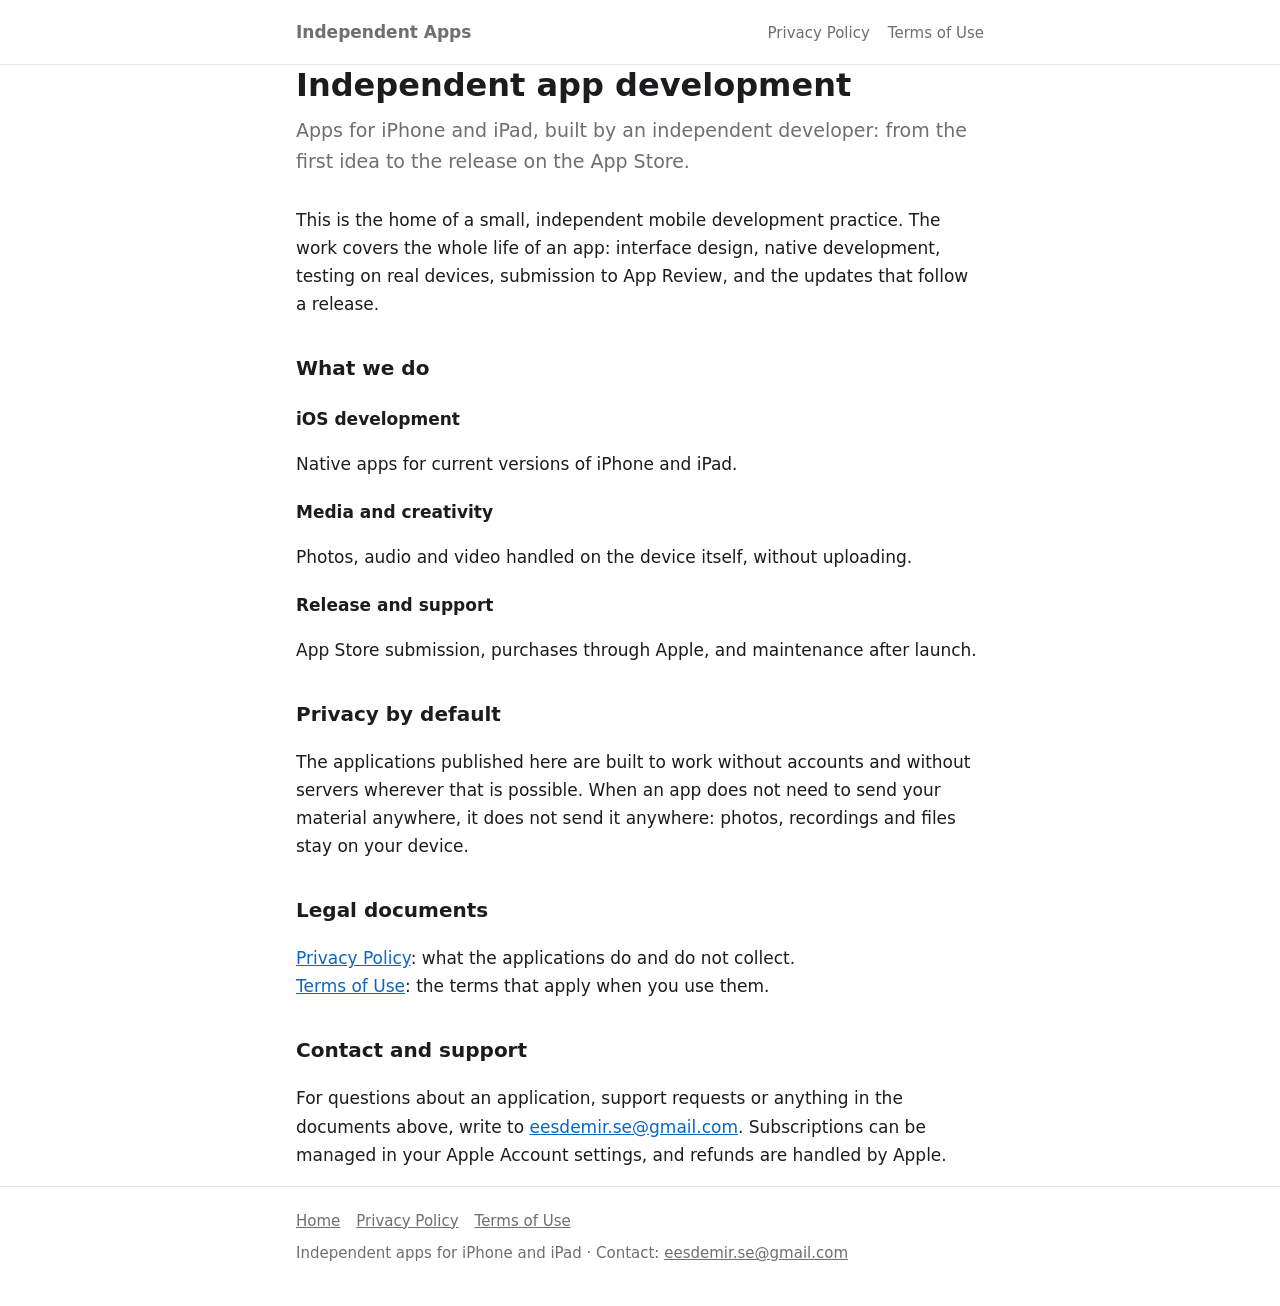
<file: index.html>
<!doctype html>
<html lang="en">
<head>
<meta charset="utf-8">
<meta name="viewport" content="width=device-width, initial-scale=1">
<title>Independent App Development</title>
<meta name="description" content="Independent development of apps for iPhone and iPad: design, development and release on the App Store.">
<link rel="stylesheet" href="/style.css">
</head>
<body>

<header class="site">
  <div class="wrap">
    <a class="home" href="/">Independent Apps</a>
    <nav>
      <a href="/privacy/">Privacy Policy</a>
      <a href="/terms/">Terms of Use</a>
    </nav>
  </div>
</header>

<main class="wrap">
  <h1>Independent app development</h1>
  <p class="lede">Apps for iPhone and iPad, built by an independent developer: from the first idea to the release on the App Store.</p>

  <p>This is the home of a small, independent mobile development practice. The work covers the whole life of an app: interface design, native development, testing on real devices, submission to App Review, and the updates that follow a release.</p>

  <h2>What we do</h2>
  <h3>iOS development</h3>
  <p>Native apps for current versions of iPhone and iPad.</p>
  <h3>Media and creativity</h3>
  <p>Photos, audio and video handled on the device itself, without uploading.</p>
  <h3>Release and support</h3>
  <p>App Store submission, purchases through Apple, and maintenance after launch.</p>

  <h2>Privacy by default</h2>
  <p>The applications published here are built to work without accounts and without servers wherever that is possible. When an app does not need to send your material anywhere, it does not send it anywhere: photos, recordings and files stay on your device.</p>

  <h2>Legal documents</h2>
  <p><a href="/privacy/">Privacy Policy</a>: what the applications do and do not collect.<br>
  <a href="/terms/">Terms of Use</a>: the terms that apply when you use them.</p>

  <h2>Contact and support</h2>
  <p>For questions about an application, support requests or anything in the documents above, write to <a href="mailto:eesdemir.se@gmail.com">eesdemir.se@gmail.com</a>. Subscriptions can be managed in your Apple Account settings, and refunds are handled by Apple.</p>
</main>

<footer class="site">
  <div class="wrap">
    <nav>
      <a href="/">Home</a>
      <a href="/privacy/">Privacy Policy</a>
      <a href="/terms/">Terms of Use</a>
    </nav>
    <div>Independent apps for iPhone and iPad &middot; Contact: <a href="mailto:eesdemir.se@gmail.com">eesdemir.se@gmail.com</a></div>
  </div>
</footer>

</body>
</html>
</file>
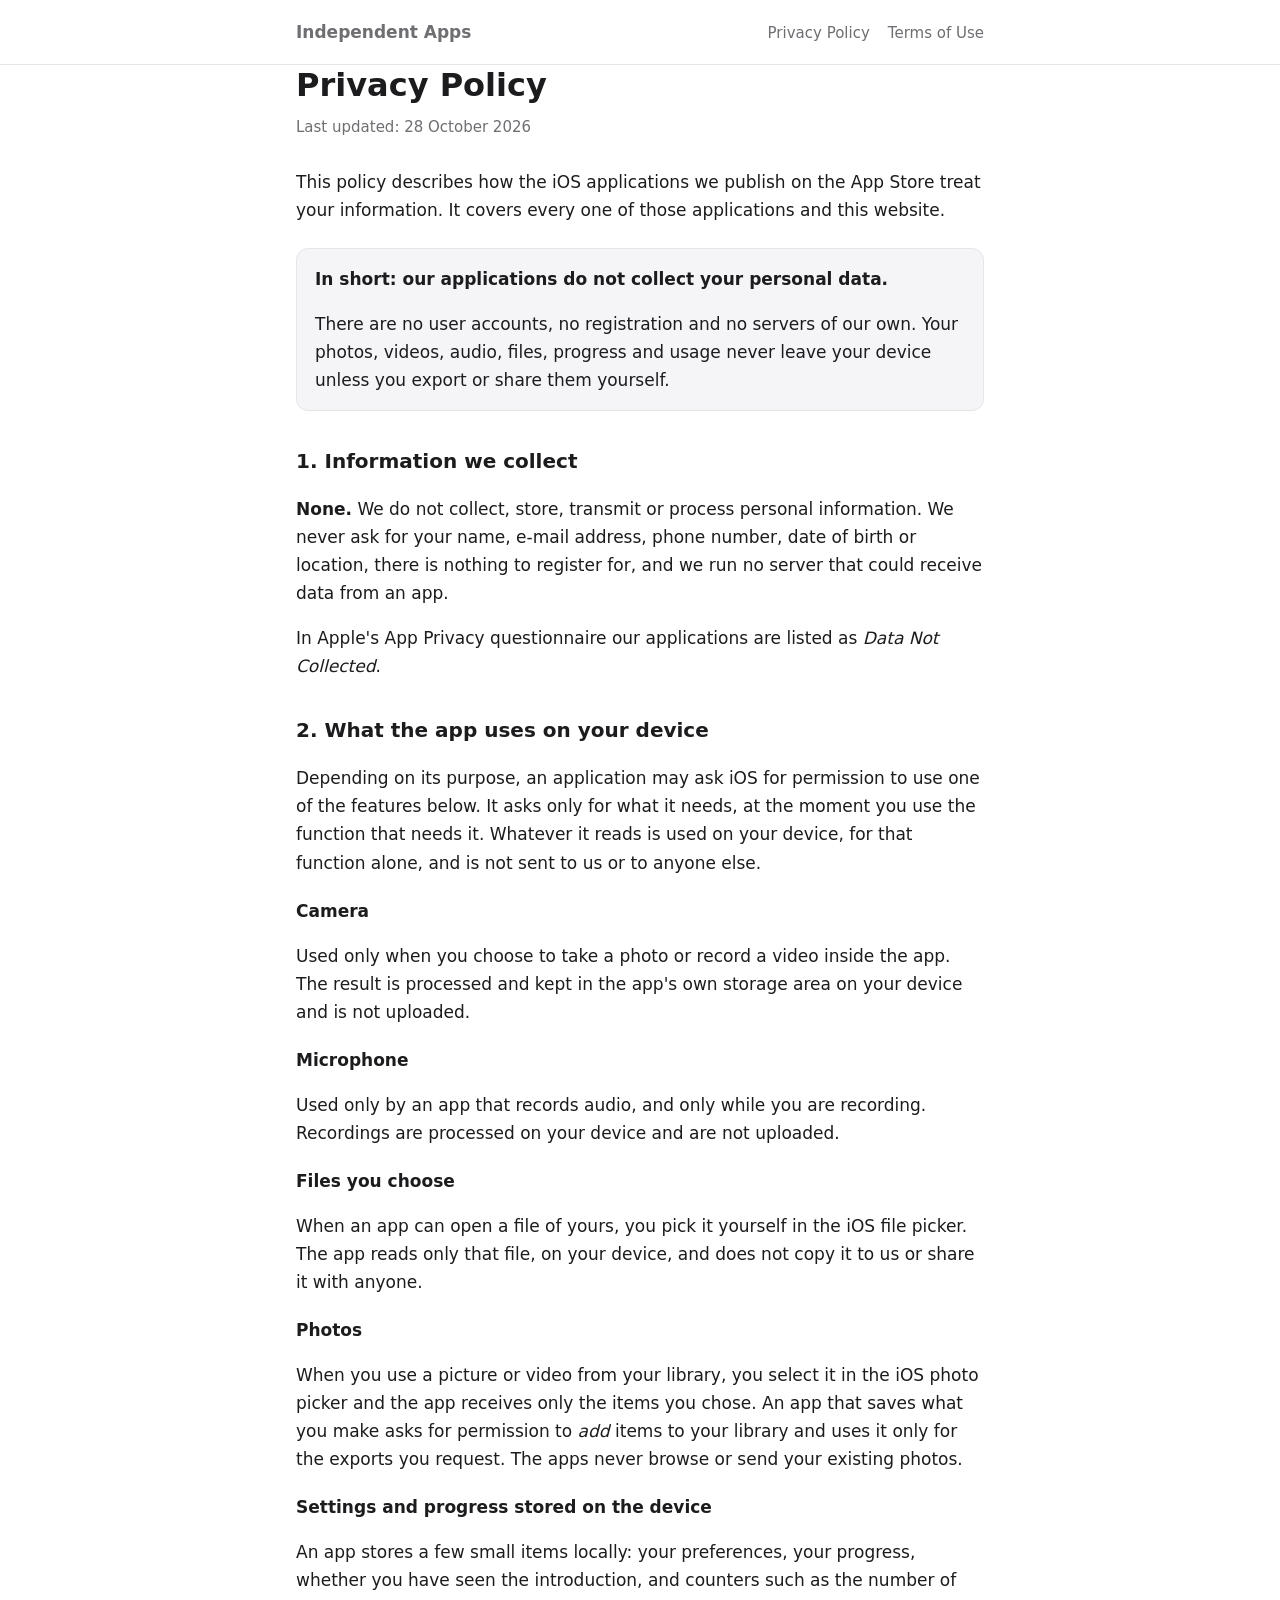
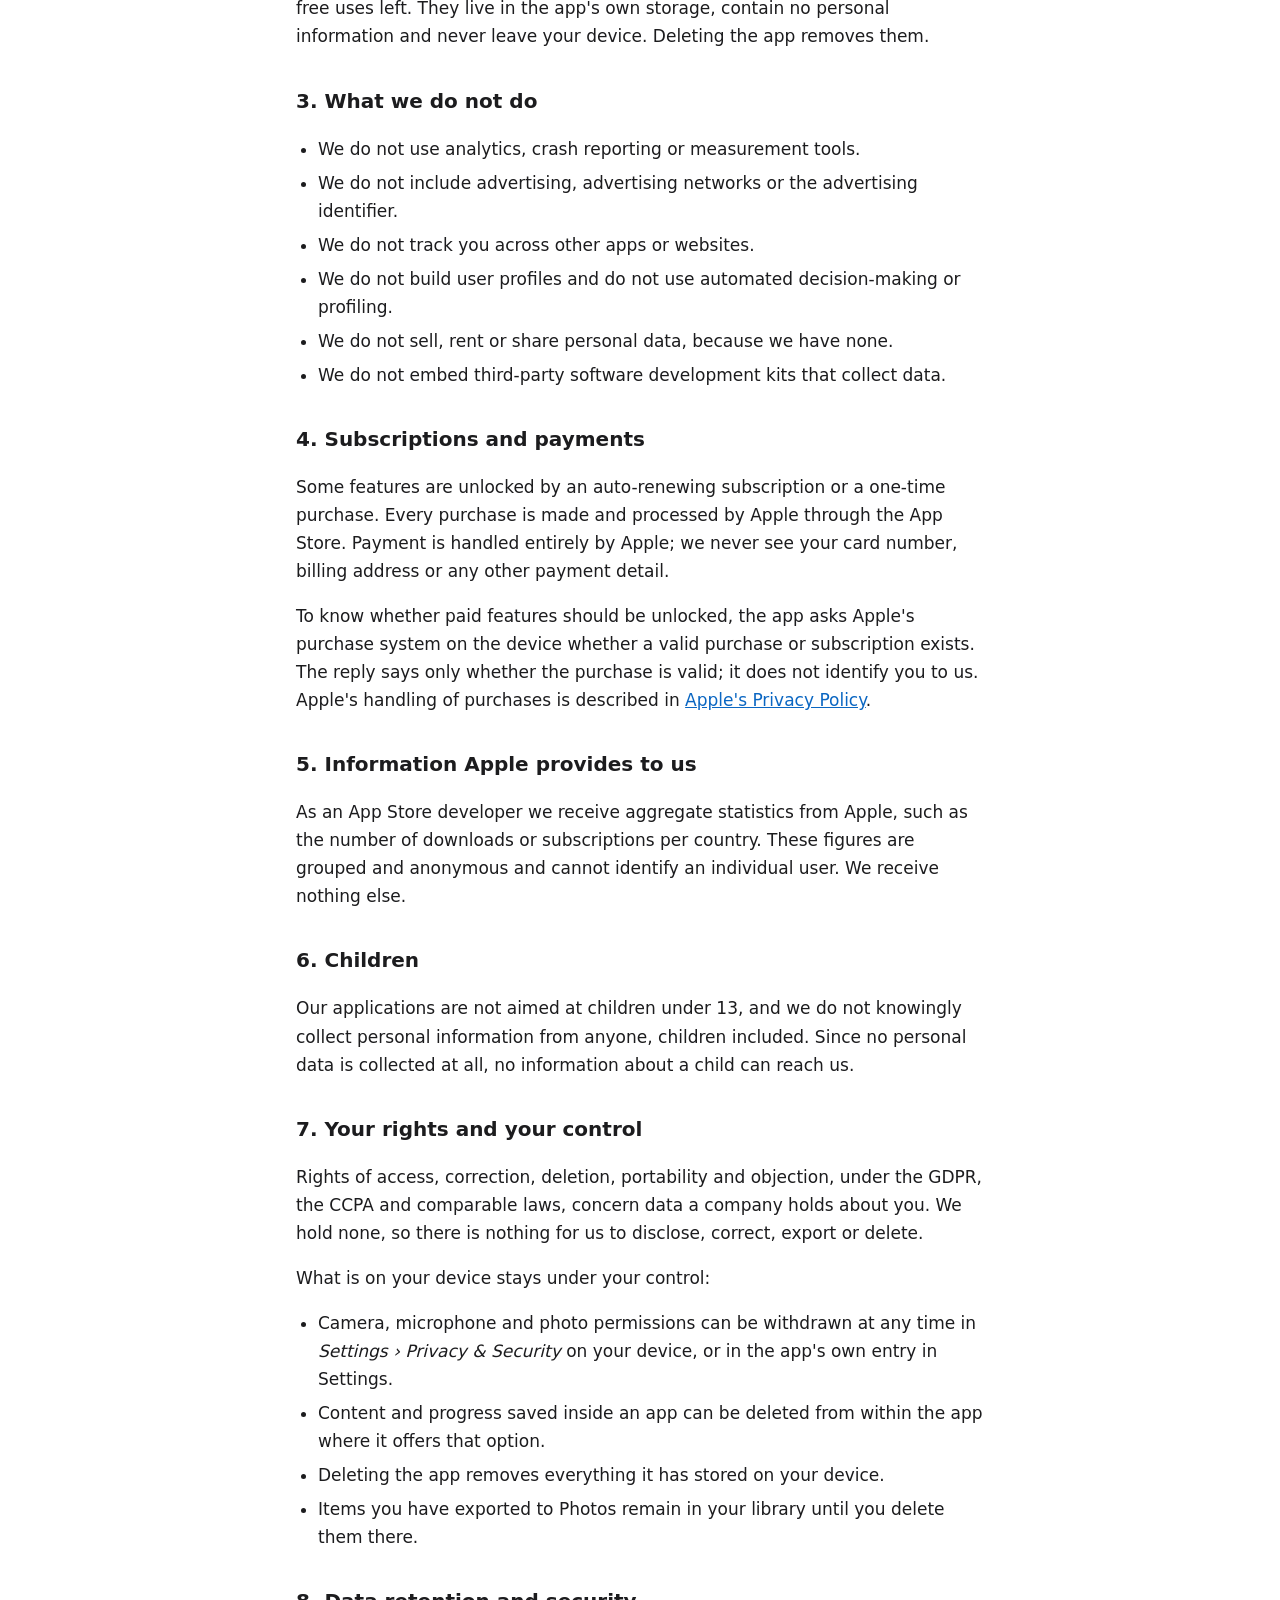
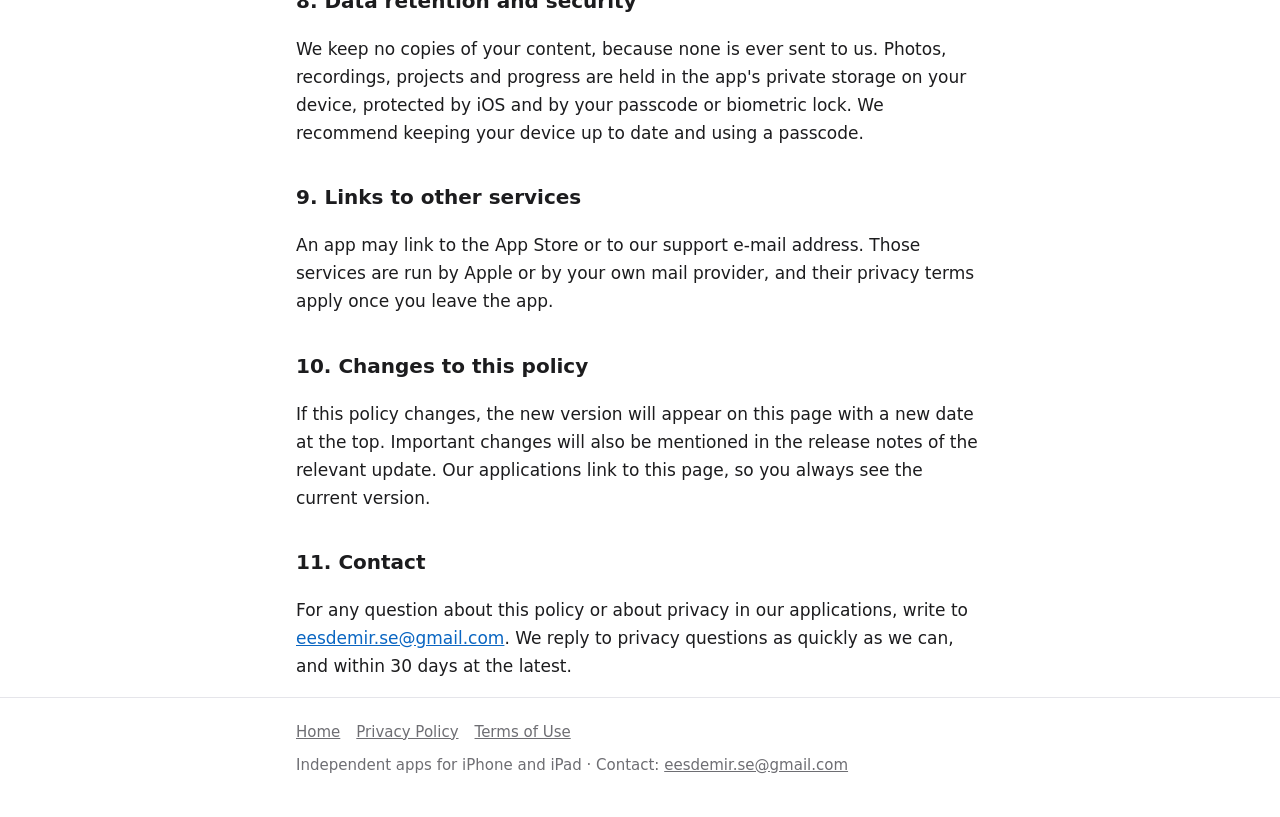
<file: privacy/index.html>
<!doctype html>
<html lang="en">
<head>
<meta charset="utf-8">
<meta name="viewport" content="width=device-width, initial-scale=1">
<title>Privacy Policy</title>
<meta name="description" content="Privacy policy for our iOS applications: no accounts, no servers, no analytics. Your photos, recordings, files and progress stay on your device.">
<link rel="stylesheet" href="/style.css">
</head>
<body>

<header class="site">
  <div class="wrap">
    <a class="home" href="/">Independent Apps</a>
    <nav>
      <a href="/privacy/">Privacy Policy</a>
      <a href="/terms/">Terms of Use</a>
    </nav>
  </div>
</header>

<main class="wrap">
  <h1>Privacy Policy</h1>
  <p class="updated">Last updated: 28 October 2026</p>

  <p>This policy describes how the iOS applications we publish on the App Store treat your information. It covers every one of those applications and this website.</p>

  <div class="card">
    <p><strong>In short: our applications do not collect your personal data.</strong></p>
    <p>There are no user accounts, no registration and no servers of our own. Your photos, videos, audio, files, progress and usage never leave your device unless you export or share them yourself.</p>
  </div>

  <h2>1. Information we collect</h2>
  <p><strong>None.</strong> We do not collect, store, transmit or process personal information. We never ask for your name, e-mail address, phone number, date of birth or location, there is nothing to register for, and we run no server that could receive data from an app.</p>
  <p>In Apple's App Privacy questionnaire our applications are listed as <em>Data Not Collected</em>.</p>

  <h2>2. What the app uses on your device</h2>
  <p>Depending on its purpose, an application may ask iOS for permission to use one of the features below. It asks only for what it needs, at the moment you use the function that needs it. Whatever it reads is used on your device, for that function alone, and is not sent to us or to anyone else.</p>

  <h3>Camera</h3>
  <p>Used only when you choose to take a photo or record a video inside the app. The result is processed and kept in the app's own storage area on your device and is not uploaded.</p>

  <h3>Microphone</h3>
  <p>Used only by an app that records audio, and only while you are recording. Recordings are processed on your device and are not uploaded.</p>

  <h3>Files you choose</h3>
  <p>When an app can open a file of yours, you pick it yourself in the iOS file picker. The app reads only that file, on your device, and does not copy it to us or share it with anyone.</p>

  <h3>Photos</h3>
  <p>When you use a picture or video from your library, you select it in the iOS photo picker and the app receives only the items you chose. An app that saves what you make asks for permission to <em>add</em> items to your library and uses it only for the exports you request. The apps never browse or send your existing photos.</p>

  <h3>Settings and progress stored on the device</h3>
  <p>An app stores a few small items locally: your preferences, your progress, whether you have seen the introduction, and counters such as the number of free uses left. They live in the app's own storage, contain no personal information and never leave your device. Deleting the app removes them.</p>

  <h2>3. What we do not do</h2>
  <ul>
    <li>We do not use analytics, crash reporting or measurement tools.</li>
    <li>We do not include advertising, advertising networks or the advertising identifier.</li>
    <li>We do not track you across other apps or websites.</li>
    <li>We do not build user profiles and do not use automated decision-making or profiling.</li>
    <li>We do not sell, rent or share personal data, because we have none.</li>
    <li>We do not embed third-party software development kits that collect data.</li>
  </ul>

  <h2>4. Subscriptions and payments</h2>
  <p>Some features are unlocked by an auto-renewing subscription or a one-time purchase. Every purchase is made and processed by Apple through the App Store. Payment is handled entirely by Apple; we never see your card number, billing address or any other payment detail.</p>
  <p>To know whether paid features should be unlocked, the app asks Apple's purchase system on the device whether a valid purchase or subscription exists. The reply says only whether the purchase is valid; it does not identify you to us. Apple's handling of purchases is described in <a href="https://www.apple.com/legal/privacy/" rel="noopener">Apple's Privacy Policy</a>.</p>

  <h2>5. Information Apple provides to us</h2>
  <p>As an App Store developer we receive aggregate statistics from Apple, such as the number of downloads or subscriptions per country. These figures are grouped and anonymous and cannot identify an individual user. We receive nothing else.</p>

  <h2>6. Children</h2>
  <p>Our applications are not aimed at children under 13, and we do not knowingly collect personal information from anyone, children included. Since no personal data is collected at all, no information about a child can reach us.</p>

  <h2>7. Your rights and your control</h2>
  <p>Rights of access, correction, deletion, portability and objection, under the GDPR, the CCPA and comparable laws, concern data a company holds about you. We hold none, so there is nothing for us to disclose, correct, export or delete.</p>
  <p>What is on your device stays under your control:</p>
  <ul>
    <li>Camera, microphone and photo permissions can be withdrawn at any time in <em>Settings &rsaquo; Privacy &amp; Security</em> on your device, or in the app's own entry in Settings.</li>
    <li>Content and progress saved inside an app can be deleted from within the app where it offers that option.</li>
    <li>Deleting the app removes everything it has stored on your device.</li>
    <li>Items you have exported to Photos remain in your library until you delete them there.</li>
  </ul>

  <h2>8. Data retention and security</h2>
  <p>We keep no copies of your content, because none is ever sent to us. Photos, recordings, projects and progress are held in the app's private storage on your device, protected by iOS and by your passcode or biometric lock. We recommend keeping your device up to date and using a passcode.</p>

  <h2>9. Links to other services</h2>
  <p>An app may link to the App Store or to our support e-mail address. Those services are run by Apple or by your own mail provider, and their privacy terms apply once you leave the app.</p>

  <h2>10. Changes to this policy</h2>
  <p>If this policy changes, the new version will appear on this page with a new date at the top. Important changes will also be mentioned in the release notes of the relevant update. Our applications link to this page, so you always see the current version.</p>

  <h2>11. Contact</h2>
  <p>For any question about this policy or about privacy in our applications, write to <a href="mailto:eesdemir.se@gmail.com">eesdemir.se@gmail.com</a>. We reply to privacy questions as quickly as we can, and within 30 days at the latest.</p>
</main>

<footer class="site">
  <div class="wrap">
    <nav>
      <a href="/">Home</a>
      <a href="/privacy/">Privacy Policy</a>
      <a href="/terms/">Terms of Use</a>
    </nav>
    <div>Independent apps for iPhone and iPad &middot; Contact: <a href="mailto:eesdemir.se@gmail.com">eesdemir.se@gmail.com</a></div>
  </div>
</footer>

</body>
</html>
</file>
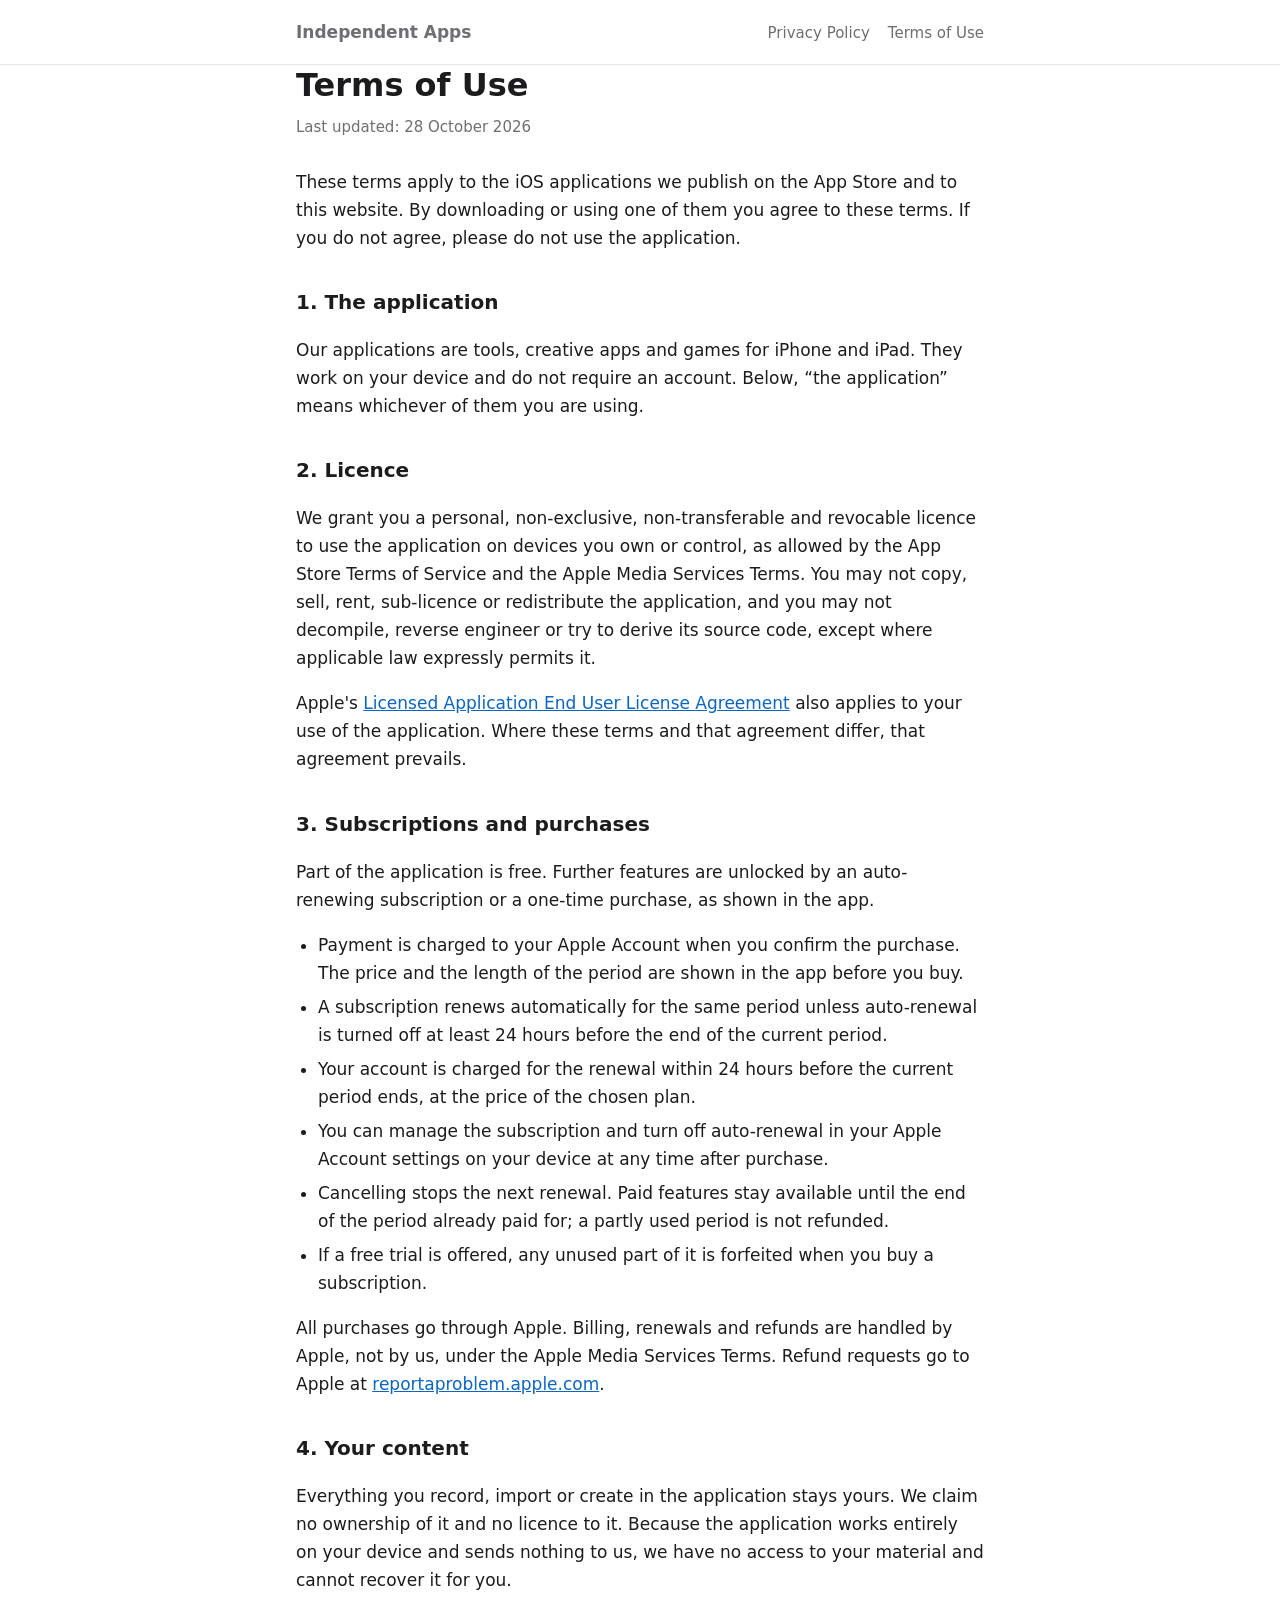
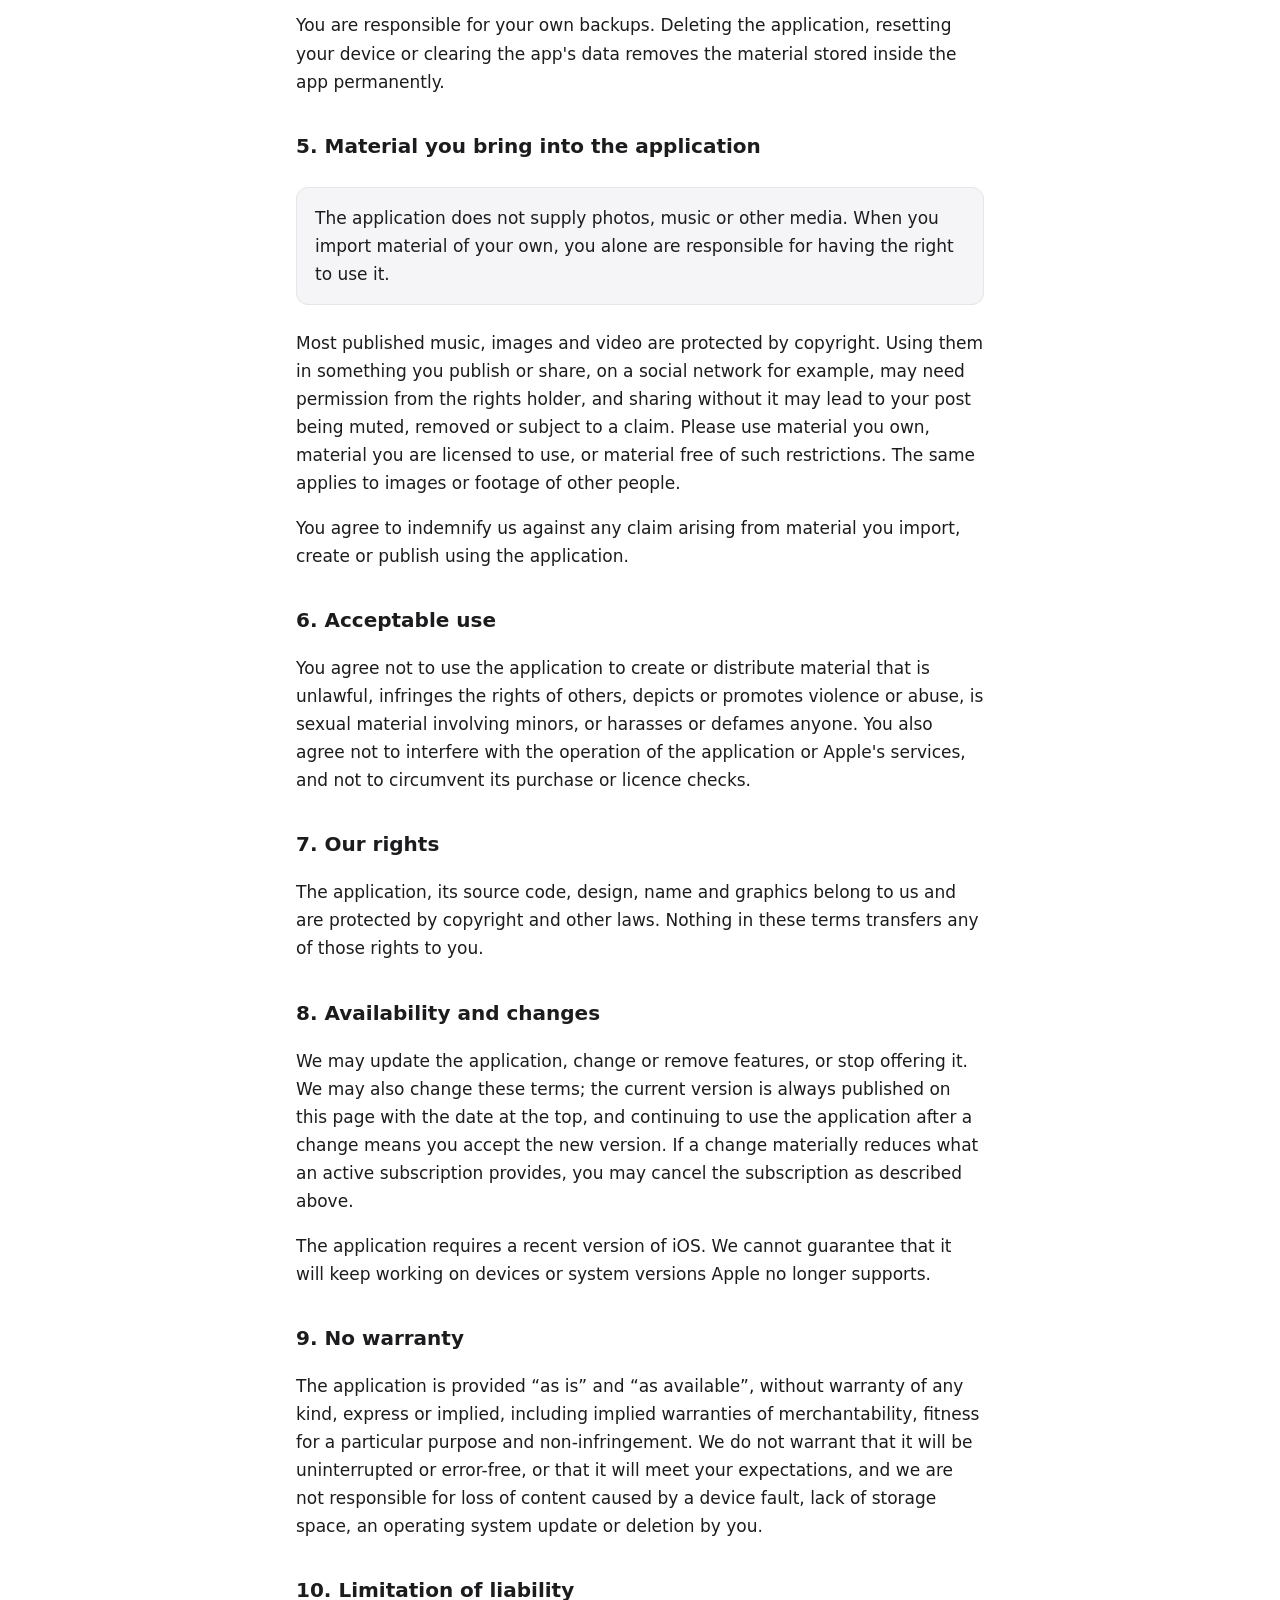
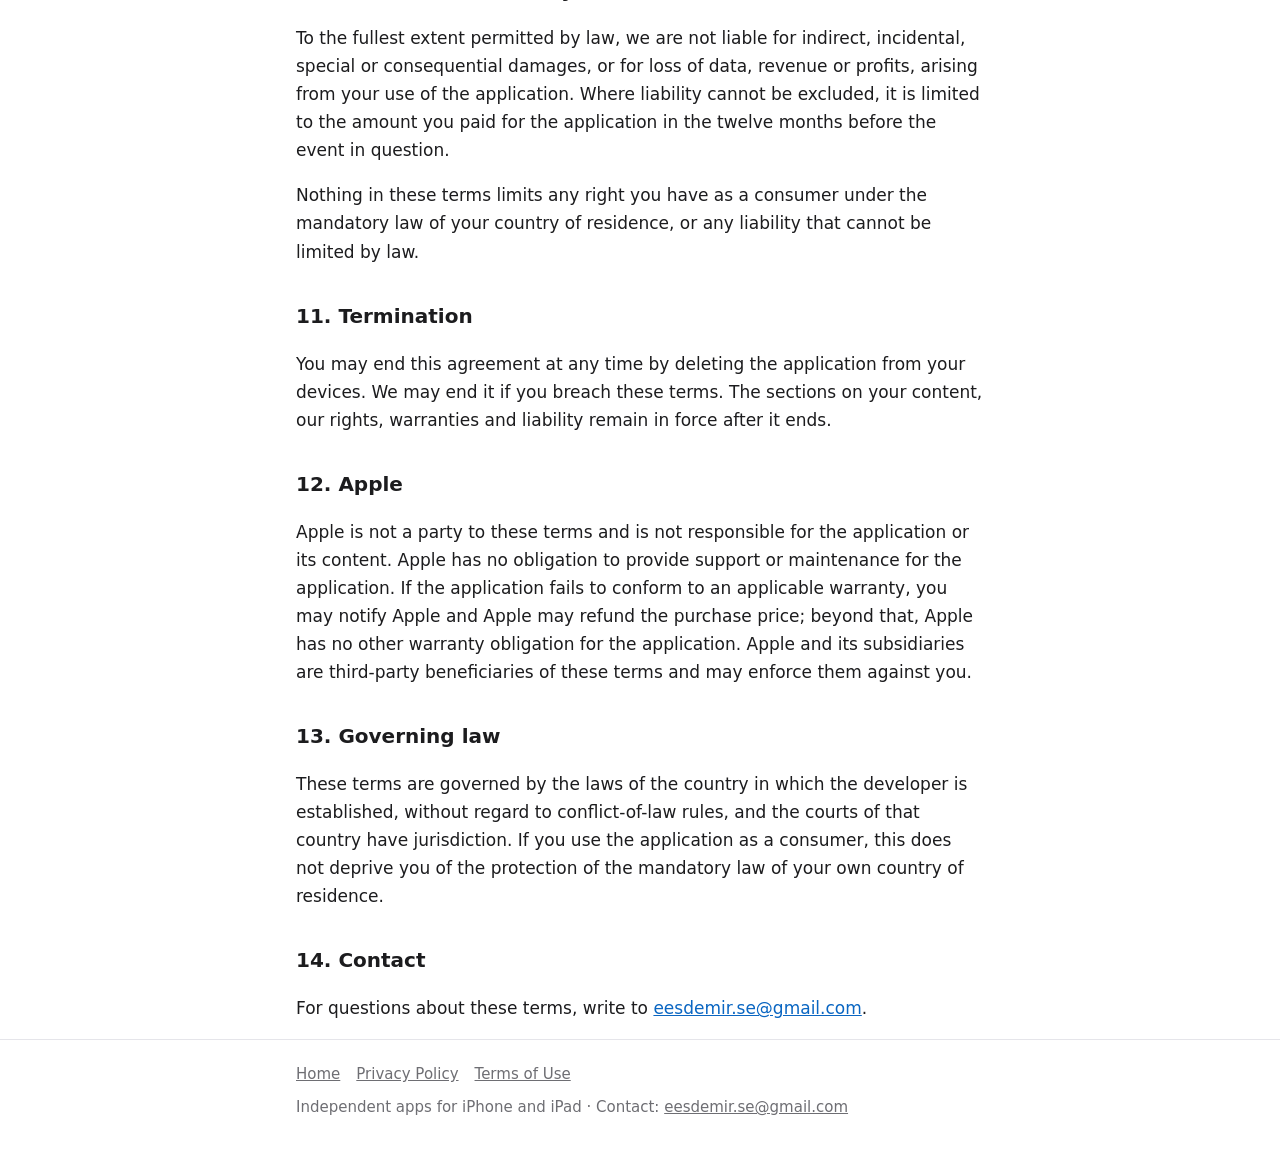
<file: terms/index.html>
<!doctype html>
<html lang="en">
<head>
<meta charset="utf-8">
<meta name="viewport" content="width=device-width, initial-scale=1">
<title>Terms of Use</title>
<meta name="description" content="Terms of use for our iOS applications: licence, subscriptions through the App Store, your content and the material you bring into the app.">
<link rel="stylesheet" href="/style.css">
</head>
<body>

<header class="site">
  <div class="wrap">
    <a class="home" href="/">Independent Apps</a>
    <nav>
      <a href="/privacy/">Privacy Policy</a>
      <a href="/terms/">Terms of Use</a>
    </nav>
  </div>
</header>

<main class="wrap">
  <h1>Terms of Use</h1>
  <p class="updated">Last updated: 28 October 2026</p>

  <p>These terms apply to the iOS applications we publish on the App Store and to this website. By downloading or using one of them you agree to these terms. If you do not agree, please do not use the application.</p>

  <h2>1. The application</h2>
  <p>Our applications are tools, creative apps and games for iPhone and iPad. They work on your device and do not require an account. Below, &ldquo;the application&rdquo; means whichever of them you are using.</p>

  <h2>2. Licence</h2>
  <p>We grant you a personal, non-exclusive, non-transferable and revocable licence to use the application on devices you own or control, as allowed by the App Store Terms of Service and the Apple Media Services Terms. You may not copy, sell, rent, sub-licence or redistribute the application, and you may not decompile, reverse engineer or try to derive its source code, except where applicable law expressly permits it.</p>
  <p>Apple's <a href="https://www.apple.com/legal/internet-services/itunes/dev/stdeula/" rel="noopener">Licensed Application End User License Agreement</a> also applies to your use of the application. Where these terms and that agreement differ, that agreement prevails.</p>

  <h2>3. Subscriptions and purchases</h2>
  <p>Part of the application is free. Further features are unlocked by an auto-renewing subscription or a one-time purchase, as shown in the app.</p>
  <ul>
    <li>Payment is charged to your Apple Account when you confirm the purchase. The price and the length of the period are shown in the app before you buy.</li>
    <li>A subscription renews automatically for the same period unless auto-renewal is turned off at least 24 hours before the end of the current period.</li>
    <li>Your account is charged for the renewal within 24 hours before the current period ends, at the price of the chosen plan.</li>
    <li>You can manage the subscription and turn off auto-renewal in your Apple Account settings on your device at any time after purchase.</li>
    <li>Cancelling stops the next renewal. Paid features stay available until the end of the period already paid for; a partly used period is not refunded.</li>
    <li>If a free trial is offered, any unused part of it is forfeited when you buy a subscription.</li>
  </ul>
  <p>All purchases go through Apple. Billing, renewals and refunds are handled by Apple, not by us, under the Apple Media Services Terms. Refund requests go to Apple at <a href="https://reportaproblem.apple.com/" rel="noopener">reportaproblem.apple.com</a>.</p>

  <h2>4. Your content</h2>
  <p>Everything you record, import or create in the application stays yours. We claim no ownership of it and no licence to it. Because the application works entirely on your device and sends nothing to us, we have no access to your material and cannot recover it for you.</p>
  <p>You are responsible for your own backups. Deleting the application, resetting your device or clearing the app's data removes the material stored inside the app permanently.</p>

  <h2>5. Material you bring into the application</h2>
  <div class="card">
    <p>The application does not supply photos, music or other media. When you import material of your own, you alone are responsible for having the right to use it.</p>
  </div>
  <p>Most published music, images and video are protected by copyright. Using them in something you publish or share, on a social network for example, may need permission from the rights holder, and sharing without it may lead to your post being muted, removed or subject to a claim. Please use material you own, material you are licensed to use, or material free of such restrictions. The same applies to images or footage of other people.</p>
  <p>You agree to indemnify us against any claim arising from material you import, create or publish using the application.</p>

  <h2>6. Acceptable use</h2>
  <p>You agree not to use the application to create or distribute material that is unlawful, infringes the rights of others, depicts or promotes violence or abuse, is sexual material involving minors, or harasses or defames anyone. You also agree not to interfere with the operation of the application or Apple's services, and not to circumvent its purchase or licence checks.</p>

  <h2>7. Our rights</h2>
  <p>The application, its source code, design, name and graphics belong to us and are protected by copyright and other laws. Nothing in these terms transfers any of those rights to you.</p>

  <h2>8. Availability and changes</h2>
  <p>We may update the application, change or remove features, or stop offering it. We may also change these terms; the current version is always published on this page with the date at the top, and continuing to use the application after a change means you accept the new version. If a change materially reduces what an active subscription provides, you may cancel the subscription as described above.</p>
  <p>The application requires a recent version of iOS. We cannot guarantee that it will keep working on devices or system versions Apple no longer supports.</p>

  <h2>9. No warranty</h2>
  <p>The application is provided &ldquo;as is&rdquo; and &ldquo;as available&rdquo;, without warranty of any kind, express or implied, including implied warranties of merchantability, fitness for a particular purpose and non-infringement. We do not warrant that it will be uninterrupted or error-free, or that it will meet your expectations, and we are not responsible for loss of content caused by a device fault, lack of storage space, an operating system update or deletion by you.</p>

  <h2>10. Limitation of liability</h2>
  <p>To the fullest extent permitted by law, we are not liable for indirect, incidental, special or consequential damages, or for loss of data, revenue or profits, arising from your use of the application. Where liability cannot be excluded, it is limited to the amount you paid for the application in the twelve months before the event in question.</p>
  <p>Nothing in these terms limits any right you have as a consumer under the mandatory law of your country of residence, or any liability that cannot be limited by law.</p>

  <h2>11. Termination</h2>
  <p>You may end this agreement at any time by deleting the application from your devices. We may end it if you breach these terms. The sections on your content, our rights, warranties and liability remain in force after it ends.</p>

  <h2>12. Apple</h2>
  <p>Apple is not a party to these terms and is not responsible for the application or its content. Apple has no obligation to provide support or maintenance for the application. If the application fails to conform to an applicable warranty, you may notify Apple and Apple may refund the purchase price; beyond that, Apple has no other warranty obligation for the application. Apple and its subsidiaries are third-party beneficiaries of these terms and may enforce them against you.</p>

  <h2>13. Governing law</h2>
  <p>These terms are governed by the laws of the country in which the developer is established, without regard to conflict-of-law rules, and the courts of that country have jurisdiction. If you use the application as a consumer, this does not deprive you of the protection of the mandatory law of your own country of residence.</p>

  <h2>14. Contact</h2>
  <p>For questions about these terms, write to <a href="mailto:eesdemir.se@gmail.com">eesdemir.se@gmail.com</a>.</p>
</main>

<footer class="site">
  <div class="wrap">
    <nav>
      <a href="/">Home</a>
      <a href="/privacy/">Privacy Policy</a>
      <a href="/terms/">Terms of Use</a>
    </nav>
    <div>Independent apps for iPhone and iPad &middot; Contact: <a href="mailto:eesdemir.se@gmail.com">eesdemir.se@gmail.com</a></div>
  </div>
</footer>

</body>
</html>
</file>
<file: style.css>
:root {
  --bg: #ffffff;
  --surface: #f5f5f7;
  --text: #1c1c1e;
  --muted: #6e6e73;
  --line: #e5e5ea;
  --accent: #0a66c2;
}

@media (prefers-color-scheme: dark) {
  :root {
    --bg: #000000;
    --surface: #1c1c1e;
    --text: #e5e5ea;
    --muted: #98989d;
    --line: #2c2c2e;
    --accent: #6fa8ff;
  }
}

* { box-sizing: border-box; }

html { -webkit-text-size-adjust: 100%; }

body {
  margin: 0;
  background: var(--bg);
  color: var(--text);
  font: 17px/1.65 system-ui, -apple-system, BlinkMacSystemFont, "Segoe UI", Roboto, Helvetica, Arial, sans-serif;
}

.wrap {
  max-width: 720px;
  margin: 0 auto;
  padding: 0 16px;
}

header.site {
  border-bottom: 1px solid var(--line);
  padding: 18px 0;
}

header.site .wrap {
  display: flex;
  flex-wrap: wrap;
  gap: 8px 20px;
  align-items: baseline;
  justify-content: space-between;
}

header.site a { color: var(--muted); text-decoration: none; }
header.site a:hover { color: var(--accent); }
header.site nav { display: flex; gap: 18px; font-size: 15px; }

.home { color: var(--text); font-weight: 600; }

main { padding: 40px 0 56px; }

h1 {
  font-size: 32px;
  line-height: 1.25;
  margin: 0 0 10px;
}

h2 {
  font-size: 20px;
  margin: 34px 0 10px;
}

h3 { font-size: 17px; margin: 20px 0 6px; }

.lede {
  font-size: 19px;
  color: var(--muted);
  margin: 0 0 28px;
}

.updated {
  color: var(--muted);
  font-size: 15px;
  margin: 0 0 28px;
}

ul { padding-left: 22px; }
li { margin: 6px 0; }

a { color: var(--accent); }

.card {
  background: var(--surface);
  border: 1px solid var(--line);
  border-radius: 12px;
  padding: 16px 18px;
  margin: 24px 0;
}

.card p:first-child { margin-top: 0; }
.card p:last-child { margin-bottom: 0; }

footer.site {
  border-top: 1px solid var(--line);
  padding: 22px 0 40px;
  color: var(--muted);
  font-size: 15px;
}

footer.site nav { display: flex; flex-wrap: wrap; gap: 16px; margin-bottom: 8px; }
footer.site a { color: var(--muted); }

@media (max-width: 480px) {
  h1 { font-size: 27px; }
  main { padding: 32px 0 44px; }
}
</file>
